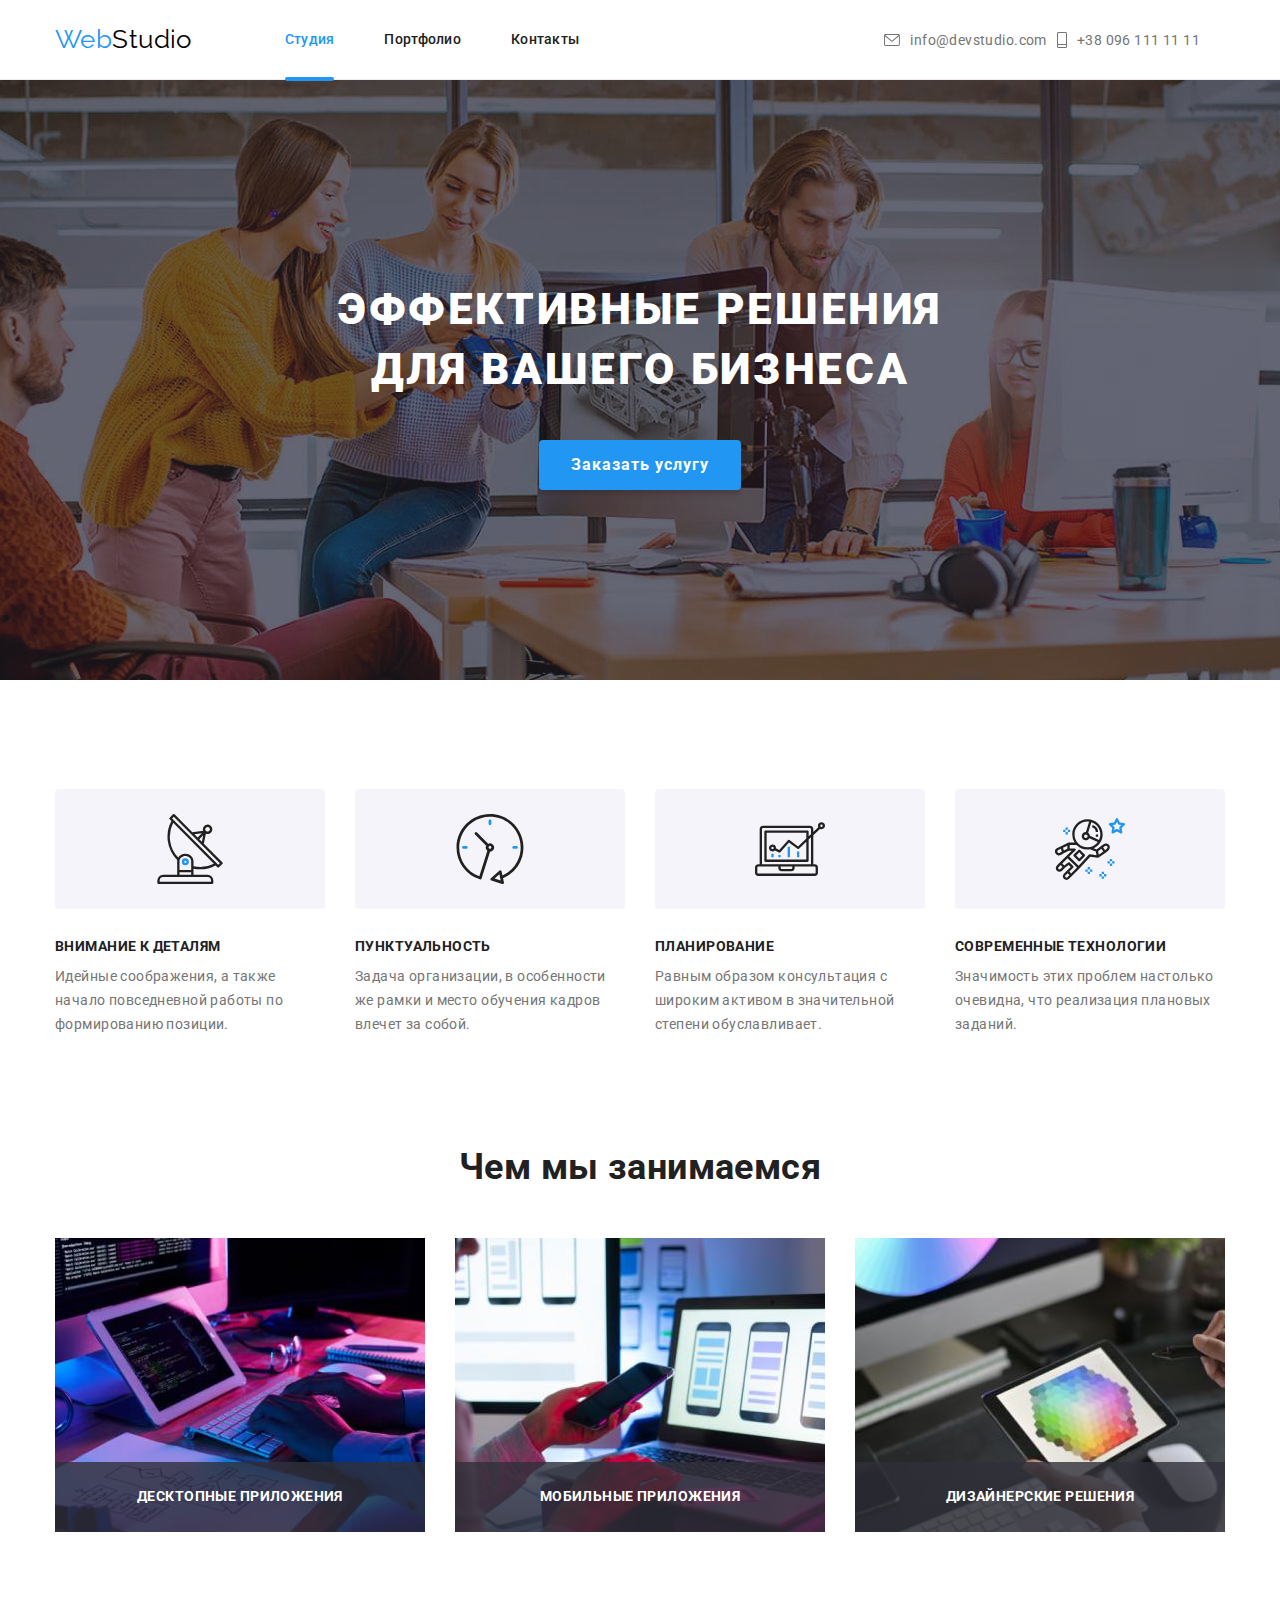
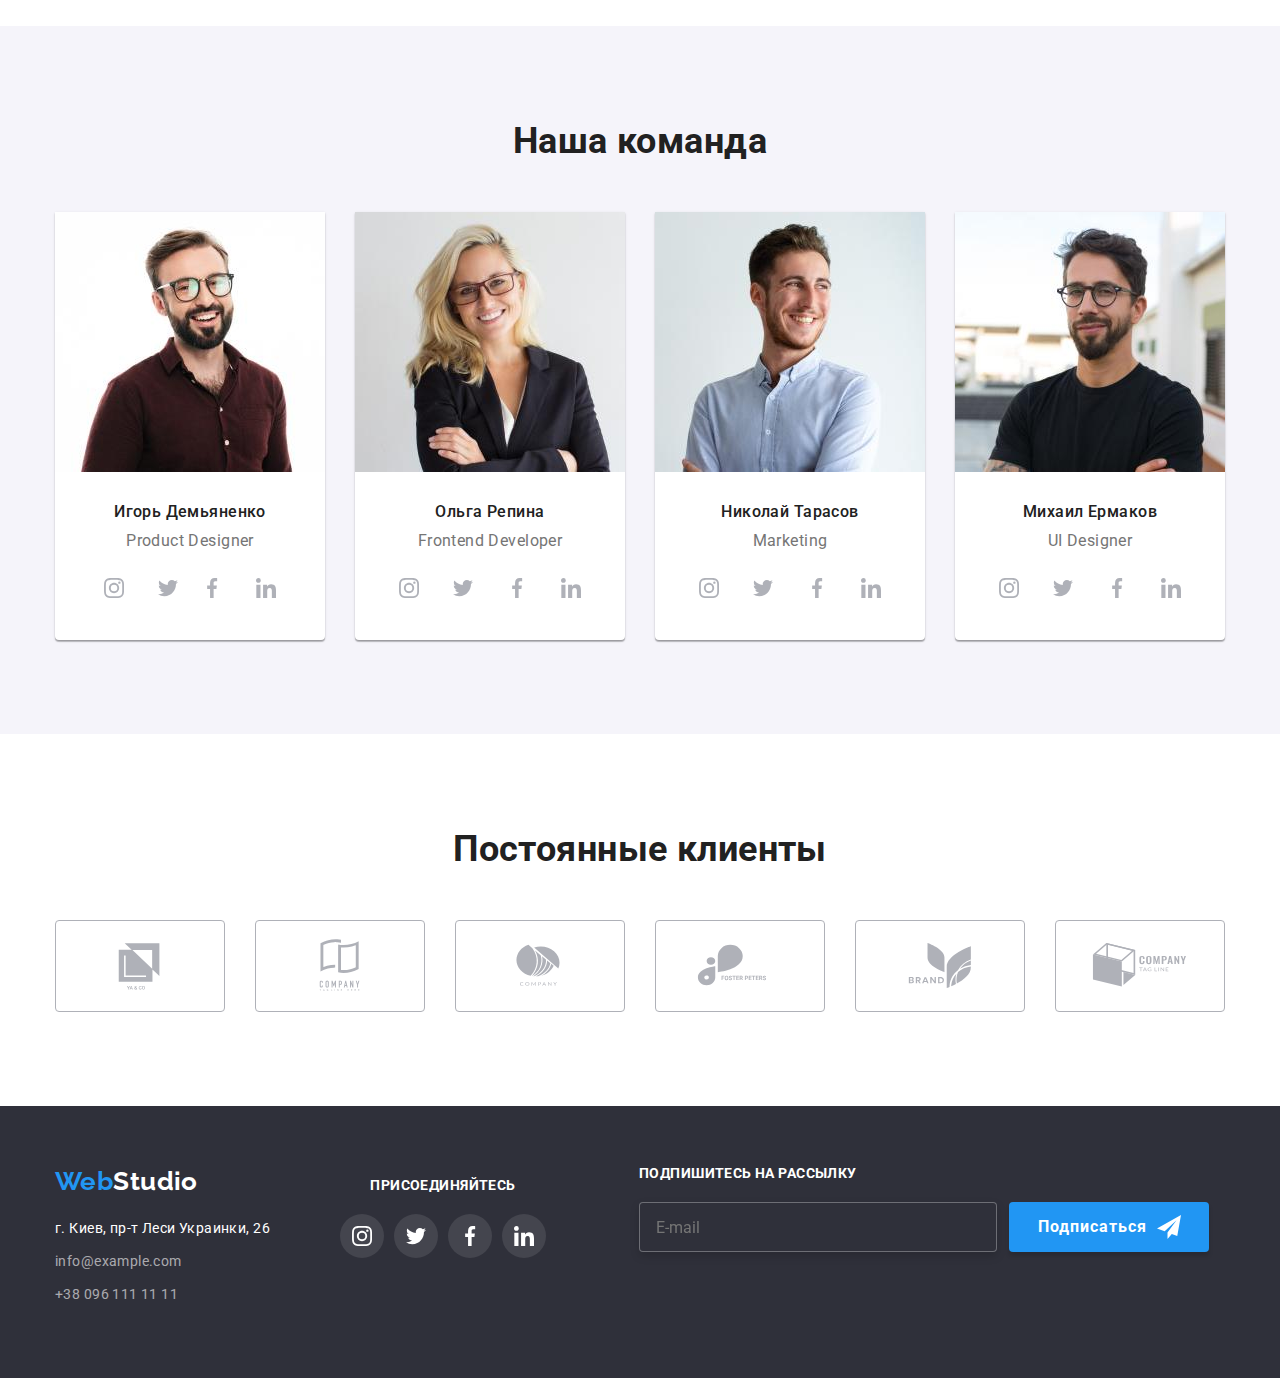
<file: index.html>
<!DOCTYPE html>
<html lang="ru">
  <head>
    <meta charset="UTF-8" />
    <meta http-equiv="X-UA-Compatible" content="IE=edge" />
    <meta name="viewport" content="width=device-width, initial-scale=1.0" />
    <title>WebStudio</title>
    <link
      href="https://fonts.googleapis.com/css2?family=Raleway:wght@700&family=Roboto:wght@400;500;700;900&display=swap"
      rel="stylesheet"
    />
    <link
      rel="stylesheet"
      href="https://cdnjs.cloudflare.com/ajax/libs/modern-normalize/1.1.0/modern-normalize.min.css"
    />
    <link rel="stylesheet" href="./css/main.min.css" />
  </head>

  <body>
    <header class="page-header">
      <div class="container">
        <nav class="main-nav__thumb">
          <a href="./index.html" class="logo"
            ><span class="logo__text">Web</span>Studio</a
          >
          <button type="button" class="menu-open">
            <svg
              class="menu__icon"
              width="24"
              height="16"
              aria-label="переключатель мобильного меню"
            >
              <use class="icon-menu" href="./images/icons.svg#menu"></use>
            </svg>
          </button>
          <div class="mobi-menu is-hidden">
            <div class="mobi-menu__container">
              <button type="button" class="menu-close">
                <svg
                  class="menu__icon"
                  width="19"
                  height="19"
                  aria-label="переключатель мобильного меню"
                >
                  <use
                    class="icon-menu"
                    href="./images/icons.svg#close-menu"
                  ></use>
                </svg>
              </button>
            </div>
            <div class="mobi-menu__contacts">
              <ul class="site-nav">
                <li class="site-nav__item">
                  <a
                    href="./index.html"
                    class="site-nav__link site-nav__link--current"
                    >Студия</a
                  >
                </li>
                <li class="site-nav__item">
                  <a href="./portfolio.html" class="site-nav__link"
                    >Портфолио</a
                  >
                </li>
                <li class="site-nav__item">
                  <a href="" class="site-nav__link">Контакты</a>
                </li>
              </ul>
              <div class="contakt-thumb">
                <ul class="auth-nav">
                  <li class="auth-nav__item">
                    <a
                      href="tel:+380961111111"
                      class="auth-nav__link auth-nav__link-tel"
                    >
                      <svg class="auth-nav__icon" width="10" height="16">
                        <use href="./images/icons.svg#telephon"></use>
                      </svg>
                      +38 096 111 11 11</a
                    >
                  </li>

                  <li class="auth-nav__item">
                    <a
                      href="mailto:info@devstudio.com"
                      class="auth-nav__link auth-nav__link-mail"
                    >
                      <svg class="auth-nav__icon" width="16" height="12">
                        <use href="./images/icons.svg#envelope"></use>
                      </svg>
                      info@devstudio.com
                    </a>
                  </li>
                </ul>
                <div class="header-social">
                  <ul class="header-social__block">
                    <li class="header-social__item">Instagram</li>
                    <li class="header-social__item">Twitter</li>
                    <li class="header-social__item">Facebook</li>
                    <li class="header-social__item">LinkedIn</li>
                  </ul>
                </div>
              </div>
            </div>
          </div>
        </nav>
      </div>
    </header>

    <main>
      <section class="hero">
        <div class="conteiner">
          <h1 class="hero__title">Эффективные решения для вашего бизнеса</h1>
          <button data-modal-open type="button" class="hero__btn">
            Заказать услугу
          </button>
        </div>
      </section>
      <div data-modal class="backdrop is-hidden">
        <div class="modal">
          <div class="modal-close">
            <button data-modal-close class="modal-close__btn">
              <svg width="14" height="14">
                <use href="./images/icons.svg#close"></use>
              </svg>
            </button>
          </div>

          <div class="form-box">
            <form class="form">
              <p class="form__title">Оставьте свои данные, мы вам перезвоним</p>
              <div class="form__field">
                <label for="name" class="form__label">Имя</label>
                <input type="text" name="name" id="name" class="form__input" />
                <div class="form__icons">
                  <svg width="18" height="18">
                    <use href="./images/icons.svg#person-black"></use>
                  </svg>
                </div>
              </div>

              <div class="form__field">
                <label for="tel" class="form__label">Телефон</label>
                <input type="tel" name="tel" id="tel" class="form__input" />
                <div class="form__icons">
                  <svg width="18" height="18">
                    <use href="./images/icons.svg#phone"></use>
                  </svg>
                </div>
              </div>

              <div class="form__field">
                <label for="mail" class="form__label">Почта</label>
                <input type="email" name="mail" id="mail" class="form__input" />
                <div class="form__icons">
                  <svg width="18" height="18">
                    <use href="./images/icons.svg#email-black"></use>
                  </svg>
                </div>
              </div>

              <div class="form__field">
                <label for="comment" class="form__label">Комментарий</label>
                <textarea
                  class="form__input form__input--textarea"
                  name="comment"
                  id="comment"
                  placeholder="Введите текст"
                ></textarea>
              </div>

              <div class="form-check">
                <input
                  class="form-check__input"
                  type="checkbox"
                  name=""
                  id="check"
                  value="Соглашаюсь с рассылкой и принимаю"
                />
                <div class="check-icon">
                  <svg class="check-icon__black" width="16" height="15">
                    <use href="./images/icons.svg#check-form"></use>
                  </svg>
                  <svg class="check-icon__blue" width="16" height="15">
                    <use href="./images/icons.svg#check"></use>
                  </svg>
                </div>
                <label class="check-title" for="check"
                  >Соглашаюсь с рассылкой и принимаю
                  <a href="" class="check-icon__link">Условия договора</a>
                </label>
              </div>

              <div class="modal-send">
                <button type="submit" class="modal-send__btn">Отправить</button>
              </div>
            </form>
          </div>
        </div>
      </div>

      <section class="section advantage">
        <div class="container">
          <h2 class="visually-hidden">Наши преимущества</h2>
          <ul class="advantage-block">
            <li class="advantage-block__item">
              <div class="advantage-block__icon">
                <svg width="70" height="70">
                  <use href="./images/icons.svg#antenna"></use>
                </svg>
              </div>
              <h3 class="advantage-title">Внимание к деталям</h3>
              <p class="advantage-title__text">
                Идейные соображения, а также начало повседневной работы по
                формированию позиции.
              </p>
            </li>
            <li class="advantage-block__item">
              <div class="advantage-block__icon">
                <svg width="70" height="70">
                  <use href="./images/icons.svg#clock"></use>
                </svg>
              </div>
              <h3 class="advantage-title">Пунктуальность</h3>
              <p class="advantage-title__text">
                Задача организации, в особенности же рамки и место обучения
                кадров влечет за собой.
              </p>
            </li>
            <li class="advantage-block__item">
              <div class="advantage-block__icon">
                <svg width="70" height="70">
                  <use
                    href="./images/icons.svg#diagram"
                    width="70px"
                    height="70px"
                  ></use>
                </svg>
              </div>
              <h3 class="advantage-title">Планирование</h3>
              <p class="advantage-title__text">
                Равным образом консультация с широким активом в значительной
                степени обуславливает.
              </p>
            </li>
            <li class="advantage-block__item">
              <div class="advantage-block__icon">
                <svg width="70" height="70">
                  <use href="./images/icons.svg#astronaut"></use>
                </svg>
              </div>
              <h3 class="advantage-title">Современные технологии</h3>
              <p class="advantage-title__text">
                Значимость этих проблем настолько очевидна, что реализация
                плановых заданий.
              </p>
            </li>
          </ul>
        </div>
      </section>

      <section class="section development">
        <div class="container">
          <h2 class="section-title">Чем мы занимаемся</h2>
          <ul class="development__pictures">
            <li class="development__item">
              <img
                src="./images/development.jpeg"
                alt="разробокта"
                width="370"
                height="294"
              />
              <p class="development__name">Десктопные приложения</p>
            </li>
            <li class="development__item">
              <img
                src="./images/design.jpeg"
                alt="дизайн"
                width="370"
                height="294"
              />
              <p class="development__name">Мобильные приложения</p>
            </li>
            <li class="development__item">
              <img
                src="./images/creative.jpeg"
                alt="кревтив"
                width="370"
                height="294"
              />
              <p class="development__name">Дизайнерские решения</p>
            </li>
          </ul>
        </div>
      </section>

      <section class="section team-block">
        <div class="container">
          <h2 class="section-title">Наша команда</h2>
          <ul class="team">
            <li class="team__item">
              <picture>
                <source
                  srcset="
                    ./images/team/ihor450.jpeg   1x,
                    ./images/team/ihor4502x.jpeg 2x
                  "
                  media="(max-width: 767px)"
                />
                <source
                  srcset="
                    ./images/team/ihor270.jpeg   1x,
                    ./images/team/ihor2702x.jpeg 2x
                  "
                  media="(min-width: 1200px)"
                />
                <source
                  srcset="
                    ./images/team/ihor354.jpeg   1x,
                    ./images/team/ihor3542x.jpeg 2x
                  "
                  media="(min-width: 768px)"
                />

                <img src="./images/team/ihor354.jpeg" alt="proddesigner" />
              </picture>

              <h3 class="team__title">Игорь Демьяненко</h3>
              <p class="team__position">Product Designer</p>
              <ul class="team-socials">
                <li class="team-socials__icon">
                  <a href="" class="team-socials__link">
                    <svg width="20" height="20">
                      <use href="./images/icons.svg#instagram"></use>
                    </svg>
                  </a>
                </li>
                <li class="team-socials__icons">
                  <a href="" class="team-socials__link">
                    <svg width="20" height="20">
                      <use href="./images/icons.svg#twitter"></use>
                    </svg>
                  </a>
                </li>
                <li class="team-socials__icon">
                  <a href="" class="team-socials__link">
                    <svg class="icon-soc insta" width="20px" height="20px">
                      <use href="./images/icons.svg#facebook"></use>
                    </svg>
                  </a>
                </li>
                <li class="team-socials__icon">
                  <a href="" class="team-socials__link">
                    <svg class="icon-soc insta" width="20px" height="20px">
                      <use href="./images/icons.svg#linkedin"></use>
                    </svg>
                  </a>
                </li>
              </ul>
            </li>
            <li class="team__item">
              <picture>
                <source
                  srcset="
                    ./images/team/olga450.jpeg   1x,
                    ./images/team/olga4502x.jpeg 2x
                  "
                  media="(max-width: 767px)"
                />
                <source
                  srcset="
                    ./images/team/olga270.jpeg   1x,
                    ./images/team/olga2702x.jpeg 2x
                  "
                  media="(min-width: 1200px)"
                />
                <source
                  srcset="
                    ./images/team/olga354.jpeg   1x,
                    ./images/team/olga3542x.jpeg 2x
                  "
                  media="(min-width: 768px)"
                />

                <img src="./images/team/olga354.jpeg" alt="proddesigner" />
              </picture>
              <h3 class="team__title">Ольга Репина</h3>
              <p class="team__position">Frontend Developer</p>
              <ul class="team-socials">
                <li class="team-socials__icon">
                  <a href="" class="team-socials__link">
                    <svg class="icon-soc insta" width="20px" height="20px">
                      <use href="./images/icons.svg#instagram"></use>
                    </svg>
                  </a>
                </li>
                <li class="team-socials__icon">
                  <a href="" class="team-socials__link">
                    <svg class="icon-soc insta" width="20px" height="20px">
                      <use href="./images/icons.svg#twitter"></use>
                    </svg>
                  </a>
                </li>
                <li class="team-socials__icon">
                  <a href="" class="team-socials__link">
                    <svg class="icon-soc insta" width="20px" height="20px">
                      <use href="./images/icons.svg#facebook"></use>
                    </svg>
                  </a>
                </li>
                <li class="team-socials__icon">
                  <a href="" class="team-socials__link">
                    <svg class="icon-soc insta" width="20px" height="20px">
                      <use href="./images/icons.svg#linkedin"></use>
                    </svg>
                  </a>
                </li>
              </ul>
            </li>

            <li class="team__item">
              <picture>
                <source
                  srcset="
                    ./images/team/nikolay450.jpeg   1x,
                    ./images/team/nikolay4502x.jpeg 2x
                  "
                  media="(max-width: 767px)"
                />
                <source
                  srcset="
                    ./images/team/nikolay270.jpeg   1x,
                    ./images/team/nikolay2702x.jpeg 2x
                  "
                  media="(min-width: 1200px)"
                />
                <source
                  srcset="
                    ./images/team/nikolay354.jpeg   1x,
                    ./images/team/nikolay3542x.jpeg 2x
                  "
                  media="(min-width: 768px)"
                />

                <img src="./images/team/nikolay354.jpeg" alt="proddesigner" />
              </picture>

              <h3 class="team__title">Николай Тарасов</h3>
              <p class="team__position">Marketing</p>
              <ul class="team-socials">
                <li class="team-socials__icon">
                  <a href="" class="team-socials__link">
                    <svg class="icon-soc insta" width="20px" height="20px">
                      <use href="./images/icons.svg#instagram"></use>
                    </svg>
                  </a>
                </li>
                <li class="team-socials__icon">
                  <a href="" class="team-socials__link">
                    <svg class="icon-soc insta" width="20px" height="20px">
                      <use href="./images/icons.svg#twitter"></use>
                    </svg>
                  </a>
                </li>
                <li class="team-socials__icon">
                  <a href="" class="team-socials__link">
                    <svg class="icon-soc insta" width="20px" height="20px">
                      <use href="./images/icons.svg#facebook"></use>
                    </svg>
                  </a>
                </li>
                <li class="team-socials__icon">
                  <a href="" class="team-socials__link">
                    <svg class="icon-soc insta" width="20px" height="20px">
                      <use href="./images/icons.svg#linkedin"></use>
                    </svg>
                  </a>
                </li>
              </ul>
            </li>
            <li class="team__item">
              <picture>
                <source
                  srcset="
                    ./images/team/michael450.jpeg   1x,
                    ./images/team/michael4502x.jpeg 2x
                  "
                  media="(max-width: 767px)"
                />
                <source
                  srcset="
                    ./images/team/michael270.jpeg   1x,
                    ./images/team/michael2702x.jpeg 2x
                  "
                  media="(min-width: 1200px)"
                />
                <source
                  srcset="
                    ./images/team/michael354.jpeg   1x,
                    ./images/team/michael3542x.jpeg 2x
                  "
                  media="(min-width: 768px)"
                />

                <img src="./images/team/michael354.jpeg" alt="proddesigner" />
              </picture>

              <h3 class="team__title">Михаил Ермаков</h3>
              <p class="team__position">UI Designer</p>
              <ul class="team-socials">
                <li class="team-socials__icon">
                  <a href="" class="team-socials__link">
                    <svg class="icon-soc insta" width="20px" height="20px">
                      <use href="./images/icons.svg#instagram"></use>
                    </svg>
                  </a>
                </li>
                <li class="team-socials__icon">
                  <a href="" class="team-socials__link">
                    <svg class="icon-soc insta" width="20px" height="20px">
                      <use href="./images/icons.svg#twitter"></use>
                    </svg>
                  </a>
                </li>
                <li class="team-socials__icon">
                  <a href="" class="team-socials__link">
                    <svg class="icon-soc insta" width="20px" height="20px">
                      <use href="./images/icons.svg#facebook"></use>
                    </svg>
                  </a>
                </li>
                <li class="team-socials__icon">
                  <a href="" class="team-socials__link">
                    <svg class="icon-soc insta" width="20px" height="20px">
                      <use href="./images/icons.svg#linkedin"></use>
                    </svg>
                  </a>
                </li>
              </ul>
            </li>
          </ul>
        </div>
      </section>
      <section class="section company">
        <div class="container">
          <h2 class="section-title">Постоянные клиенты</h2>
          <ul class="company-block">
            <li class="company-block__item">
              <a href="" class="company-block__link">
                <svg class="icon-company" width="106px" height="60px">
                  <use href="./images/icons.svg#yago"></use>
                </svg>
              </a>
            </li>
            <li class="company-block__item">
              <a href="" class="company-block__link">
                <svg class="icon-company" width="106" height="60">
                  <use href="./images/icons.svg#tagline"></use>
                </svg>
              </a>
            </li>
            <li class="company-block__item">
              <a href="" class="company-block__link">
                <svg class="icon-company" width="106" height="60">
                  <use href="./images/icons.svg#company"></use>
                </svg>
              </a>
            </li>
            <li class="company-block__item">
              <a href="" class="company-block__link">
                <svg class="icon-company" width="106" height="60">
                  <use href="./images/icons.svg#foster"></use>
                </svg>
              </a>
            </li>
            <li class="company-block__item">
              <a href="" class="company-block__link">
                <svg class="icon-company" width="106" height="60">
                  <use href="./images/icons.svg#brand"></use>
                </svg>
              </a>
            </li>
            <li class="company-block__item">
              <a href="" class="company-block__link">
                <svg class="icon-company" width="106" height="60">
                  <use href="./images/icons.svg#tag"></use>
                </svg>
              </a>
            </li>
          </ul>
        </div>
      </section>
    </main>

    <footer class="page-footer">
      <div class="page-footer__container container">
        <div class="addres">
          <div class="addres-thumb">
            <a href="./index.html" class="logo logo--inverse"
              ><span class="logo__text">Web</span>Studio</a
            >
            <address>
              <ul class="footer-nav">
                <li class="footer-nav__item">
                  <a
                    href="https://www.google.com/maps/place/%D0%B1%D1%83%D0%BB.+%D0%9B%D0%B5%D1%81%D0%B8+%D0%A3%D0%BA%D1%80%D0%B0%D0%B8%D0%BD%D0%BA%D0%B8,+26,+%D0%9A%D0%B8%D0%B5%D0%B2,+02000/@50.4265841,30.5361971,17z/data=!3m1!4b1!4m5!3m4!1s0x40d4cf0e033ecbe9:0x57a4dffefec77da0!8m2!3d50.4265807!4d30.5383858"
                    target="_blank"
                    rel="noopener noreferrer nofollow"
                    class="footer-nav__link footer-nav__link--adress"
                    >г. Киев, пр-т Леси Украинки, 26</a
                  >
                </li>

                <li class="footer-nav__item">
                  <a href="mailto:info@example.com" class="footer-nav__link"
                    >info@example.com</a
                  >
                </li>
                <li class="footer-nav__item">
                  <a href="tel:+380961111111" class="footer-nav__link">
                    +38 096 111 11 11</a
                  >
                </li>
              </ul>
            </address>
          </div>
          <div class="socials-nets">
            <p class="socials-nets__title">присоединяйтесь</p>
            <ul class="footer-socials">
              <li class="footer-socials__item">
                <a href="" class="footer-socials__link">
                  <svg class="footer-socials__icon" width="20px" height="20px">
                    <use href="./images/icons.svg#instagram"></use>
                  </svg>
                </a>
              </li>
              <li class="footer-socials__item">
                <a href="" class="footer-socials__link">
                  <svg class="footer-socials__icon" width="20px" height="20px">
                    <use href="./images/icons.svg#twitter"></use>
                  </svg>
                </a>
              </li>
              <li class="footer-socials__item">
                <a href="" class="footer-socials__link">
                  <svg class="footer-socials__icon" width="20px" height="20px">
                    <use href="./images/icons.svg#facebook"></use>
                  </svg>
                </a>
              </li>
              <li class="footer-socials__item">
                <a href="" class="footer-socials__link">
                  <svg class="footer-socials__icon" width="20px" height="20px">
                    <use href="./images/icons.svg#linkedin"></use>
                  </svg>
                </a>
              </li>
            </ul>
          </div>
        </div>

        <div class="footer-subscription">
          <p class="footer-subscription__title">Подпишитесь на рассылку</p>
          <form class="footer-form">
            <div>
              <label for="footer-form__label"></label>
              <input
                class="footer-form__input"
                type="text"
                name="email"
                id="email"
                placeholder="E-mail"
              />
            </div>
            <button type="submit" class="footer-form__btn">
              Подписаться
              <svg class="footer-form__icon" width="24px" height="24px">
                <use href="./images/icons.svg#send"></use>
              </svg>
            </button>
          </form>
        </div>
      </div>
    </footer>
    <script src="./js/modal.js"></script>
    <script defer src="js/mobile-menu.js"></script>
  </body>
</html>
</file>
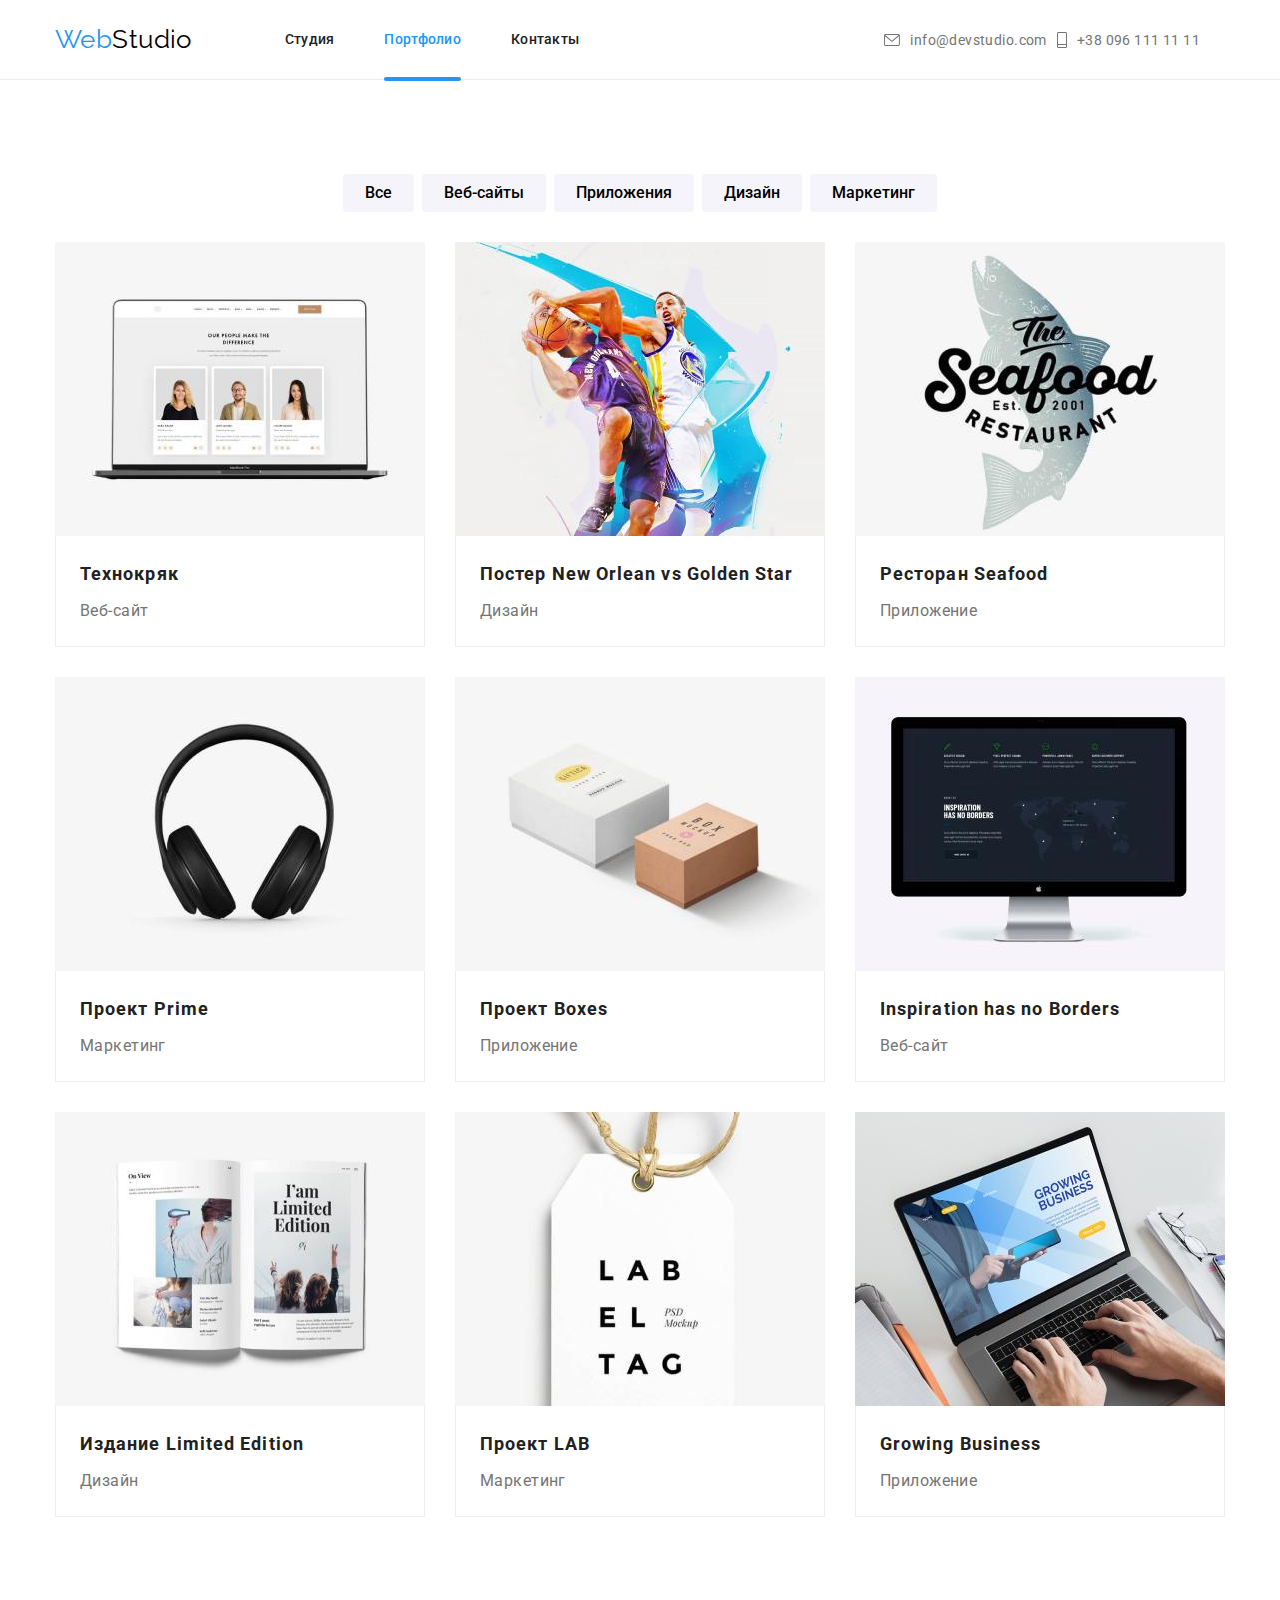
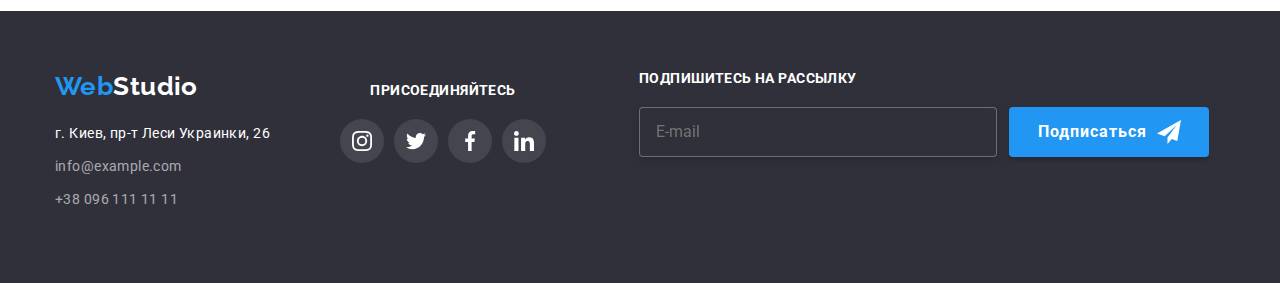
<file: portfolio.html>
<!DOCTYPE html>
<html lang="ru">
  <head>
    <meta charset="UTF-8" />
    <meta http-equiv="X-UA-Compatible" content="IE=edge" />
    <meta name="viewport" content="width=device-width, initial-scale=1.0" />
    <title>portfolio</title>
    <link
      href="https://fonts.googleapis.com/css2?family=Raleway:wght@700&family=Roboto:wght@400;500;700;900&display=swap"
      rel="stylesheet"
    />
    <link
      rel="stylesheet"
      href="https://cdnjs.cloudflare.com/ajax/libs/modern-normalize/1.1.0/modern-normalize.min.css"
    />
    <link rel="stylesheet" href="./css/main.min.css" />
  </head>

  <body>
    <header class="page-header">
      <div class="container">
        <nav class="main-nav__thumb">
          <a href="./index.html" class="logo"
            ><span class="logo__text">Web</span>Studio</a
          >
          <button type="button" class="menu-open">
            <svg
              class="menu__icon"
              width="24"
              height="16"
              aria-label="переключатель мобильного меню"
            >
              <use class="icon-menu" href="./images/icons.svg#menu"></use>
            </svg>
          </button>
          <div class="mobi-menu is-hidden">
            <div class="mobi-menu__container">
              <button type="button" class="menu-close">
                <svg
                  class="menu__icon"
                  width="19"
                  height="19"
                  aria-label="переключатель мобильного меню"
                >
                  <use
                    class="icon-menu"
                    href="./images/icons.svg#close-menu"
                  ></use>
                </svg>
              </button>
            </div>
            <div class="mobi-menu__contacts">
              <ul class="site-nav">
                <li class="site-nav__item">
                  <a href="./index.html" class="site-nav__link">Студия</a>
                </li>
                <li class="site-nav__item">
                  <a
                    href="./portfolio.html"
                    class="site-nav__link site-nav__link--current"
                    >Портфолио</a
                  >
                </li>
                <li class="site-nav__item">
                  <a href="" class="site-nav__link">Контакты</a>
                </li>
              </ul>
              <div class="contakt-thumb">
                <ul class="auth-nav">
                  <li class="auth-nav__item">
                    <a
                      href="tel:+380961111111"
                      class="auth-nav__link auth-nav__link-tel"
                    >
                      <svg class="auth-nav__icon" width="10" height="16">
                        <use href="./images/icons.svg#telephon"></use>
                      </svg>
                      +38 096 111 11 11</a
                    >
                  </li>

                  <li class="auth-nav__item">
                    <a
                      href="mailto:info@devstudio.com"
                      class="auth-nav__link auth-nav__link-mail"
                    >
                      <svg class="auth-nav__icon" width="16" height="12">
                        <use href="./images/icons.svg#envelope"></use>
                      </svg>
                      info@devstudio.com
                    </a>
                  </li>
                </ul>
                <div class="header-social">
                  <ul class="header-social__block">
                    <li class="header-social__item">Instagram</li>
                    <li class="header-social__item">Twitter</li>
                    <li class="header-social__item">Facebook</li>
                    <li class="header-social__item">LinkedIn</li>
                  </ul>
                </div>
              </div>
            </div>
          </div>
        </nav>
      </div>
    </header>
    <main>
      <section>
        <div class="section container">
          <h1 class="visually-hidden">Карточки работ</h1>
          <ul class="filter">
            <li class="filter__item">
              <button type="button" class="filter__btn">Все</button>
            </li>

            <li class="filter__item">
              <button type="button" class="filter__btn">Веб-сайты</button>
            </li>

            <li class="filter__item">
              <button type="button" class="filter__btn">Приложения</button>
            </li>

            <li class="filter__item">
              <button type="button" class="filter__btn">Дизайн</button>
            </li>

            <li class="filter__item">
              <button type="button" class="filter__btn">Маркетинг</button>
            </li>
          </ul>
          <ul class="card-work">
            <li class="card-work__item">
              <a href="" class="card-work__link">
                <div class="card-work__img">
                  <picture>
                    <source
                      srcset="
                        ./images/card/techno450.jpeg   1x,
                        ./images/card/techno4502x.jpeg 2x
                      "
                      media="(max-width: 767px)"
                    />
                    <source
                      srcset="
                        ./images/card/techno370.jpeg   1x,
                        ./images/card/techno3702x.jpeg 2x
                      "
                      media="(min-width: 1200px)"
                    />
                    <source
                      srcset="
                        ./images/card/techno354.jpeg   1x,
                        ./images/card/techno3542x.jpeg 2x
                      "
                      media="(min-width: 768px)"
                    />

                    <img
                      src="./images/card/techno354.jpeg"
                      alt="стрaница сайта"
                    />
                  </picture>

                  <div class="overlay">
                    <p>
                      Ресурс предлагает комплексные предложения с разным уровнем
                      функционала и сервисов. Все это позволит посетителю
                      получить исчерпывающие сведения о компании или частном
                      лице.
                    </p>
                  </div>
                </div>
                <div class="card-content">
                  <h2 class="card-content__title">Технокряк</h2>
                  <p class="card-content__name">Веб-сайт</p>
                </div>
              </a>
            </li>
            <li class="card-work__item">
              <a href="" class="card-work__link">
                <div class="card-work__img">
                  <picture>
                    <source
                      srcset="
                        ./images/card/poster450.jpeg   1x,
                        ./images/card/poster4502x.jpeg 2x
                      "
                      media="(max-width: 767px)"
                    />
                    <source
                      srcset="
                        ./images/card/poster370.jpeg   1x,
                        ./images/card/poster3702x.jpeg 2x
                      "
                      media="(min-width: 1200px)"
                    />
                    <source
                      srcset="
                        ./images/card/poster354.jpeg   1x,
                        ./images/card/poster3542x.jpeg 2x
                      "
                      media="(min-width: 768px)"
                    />

                    <img src="./images/card/poster354.jpeg" alt="баскетбол" />
                  </picture>

                  <div class="overlay">
                    <p>
                      Ресурс предлагает комплексные предложения с разным уровнем
                      функционала и сервисов. Все это позволит посетителю
                      получить исчерпывающие сведения о компании или частном
                      лице.
                    </p>
                  </div>
                </div>
                <div class="card-content">
                  <h2 class="card-content__title">
                    Постер New Orlean vs Golden Star
                  </h2>
                  <p class="card-content__name">Дизайн</p>
                </div>
              </a>
            </li>
            <li class="card-work__item">
              <a href="" class="card-work__link"
                ><div class="card-work__img">
                  <picture>
                    <source
                      srcset="
                        ./images/card/restaurant450.jpeg   1x,
                        ./images/card/restaurant4502x.jpeg 2x
                      "
                      media="(max-width: 767px)"
                    />
                    <source
                      srcset="
                        ./images/card/restaurant370.jpeg   1x,
                        ./images/card/restaurant3702x.jpeg 2x
                      "
                      media="(min-width: 1200px)"
                    />
                    <source
                      srcset="
                        ./images/card/restaurant354.jpeg   1x,
                        ./images/card/restaurant3542x.jpeg 2x
                      "
                      media="(min-width: 768px)"
                    />

                    <img
                      src="./images/card/restaurant354.jpeg"
                      alt="логотип ресторана"
                    />
                  </picture>
                  <div class="overlay">
                    <p>
                      Ресурс предлагает комплексные предложения с разным уровнем
                      функционала и сервисов. Все это позволит посетителю
                      получить исчерпывающие сведения о компании или частном
                      лице.
                    </p>
                  </div>
                </div>
                <div class="card-content">
                  <h2 class="card-content__title">Ресторан Seafood</h2>
                  <p class="card-content__name">Приложение</p>
                </div></a
              >
            </li>
            <li class="card-work__item">
              <a href="" class="card-work__link"
                ><div class="card-work__img">
                  <picture>
                    <source
                      srcset="
                        ./images/card/prime450.jpeg   1x,
                        ./images/card/prime4502x.jpeg 2x
                      "
                      media="(max-width: 767px)"
                    />
                    <source
                      srcset="
                        ./images/card/prime370.jpeg   1x,
                        ./images/card/prime3702x.jpeg 2x
                      "
                      media="(min-width: 1200px)"
                    />
                    <source
                      srcset="
                        ./images/card/prime354.jpeg   1x,
                        ./images/card/prime3542x.jpeg 2x
                      "
                      media="(min-width: 768px)"
                    />

                    <img src="./images/card/prime354.jpeg" alt="наушники" />
                  </picture>

                  <div class="overlay">
                    <p>
                      Ресурс предлагает комплексные предложения с разным уровнем
                      функционала и сервисов. Все это позволит посетителю
                      получить исчерпывающие сведения о компании или частном
                      лице.
                    </p>
                  </div>
                </div>
                <div class="card-content">
                  <h2 class="card-content__title">Проект Prime</h2>
                  <p class="card-content__name">Маркетинг</p>
                </div></a
              >
            </li>
            <li class="card-work__item">
              <a href="" class="card-work__link"
                ><div class="card-work__img">
                  <picture>
                    <source
                      srcset="
                        ./images/card/boxes450.jpeg   1x,
                        ./images/card/boxes4502x.jpeg 2x
                      "
                      media="(max-width: 767px)"
                    />
                    <source
                      srcset="
                        ./images/card/boxes370.jpeg   1x,
                        ./images/card/boxes3702x.jpeg 2x
                      "
                      media="(min-width: 1200px)"
                    />
                    <source
                      srcset="
                        ./images/card/boxes354.jpeg   1x,
                        ./images/card/boxes3542x.jpeg 2x
                      "
                      media="(min-width: 768px)"
                    />

                    <img src="./images/card/boxes354.jpeg" alt="блоки" />
                  </picture>
                  <div class="overlay">
                    <p>
                      Ресурс предлагает комплексные предложения с разным уровнем
                      функционала и сервисов. Все это позволит посетителю
                      получить исчерпывающие сведения о компании или частном
                      лице.
                    </p>
                  </div>
                </div>
                <div class="card-content">
                  <h2 class="card-content__title">Проект Boxes</h2>
                  <p class="card-content__name">Приложение</p>
                </div></a
              >
            </li>
            <li class="card-work__item">
              <a href="" class="card-work__link"
                ><div class="card-work__img">
                  <picture>
                    <source
                      srcset="
                        ./images/card/inspiration450.jpeg   1x,
                        ./images/card/inspiration4502x.jpeg 2x
                      "
                      media="(max-width: 767px)"
                    />
                    <source
                      srcset="
                        ./images/card/inspiration370.jpeg   1x,
                        ./images/card/inspiration3702x.jpeg 2x
                      "
                      media="(min-width: 1200px)"
                    />
                    <source
                      srcset="
                        ./images/card/inspiration354.jpeg   1x,
                        ./images/card/inspiration3542x.jpeg 2x
                      "
                      media="(min-width: 768px)"
                    />

                    <img
                      src="./images/card/inspiration354.jpeg"
                      alt="монитор"
                    />
                  </picture>

                  <div class="overlay">
                    <p>
                      Ресурс предлагает комплексные предложения с разным уровнем
                      функционала и сервисов. Все это позволит посетителю
                      получить исчерпывающие сведения о компании или частном
                      лице.
                    </p>
                  </div>
                </div>
                <div class="card-content">
                  <h2 class="card-content__title">
                    Inspiration has no Borders
                  </h2>
                  <p class="card-content__name">Веб-сайт</p>
                </div></a
              >
            </li>
            <li class="card-work__item">
              <a href="" class="card-work__link"
                ><div class="card-work__img">
                  <picture>
                    <source
                      srcset="
                        ./images/card/edition450.jpeg   1x,
                        ./images/card/edition4502x.jpeg 2x
                      "
                      media="(max-width: 767px)"
                    />
                    <source
                      srcset="
                        ./images/card/edition370.jpeg   1x,
                        ./images/card/edition3702x.jpeg 2x
                      "
                      media="(min-width: 1200px)"
                    />
                    <source
                      srcset="
                        ./images/card/edition354.jpeg   1x,
                        ./images/card/edition3542x.jpeg 2x
                      "
                      media="(min-width: 768px)"
                    />

                    <img src="./images/card/edition354.jpeg" alt="книга" />
                  </picture>

                  <div class="overlay">
                    <p>
                      Ресурс предлагает комплексные предложения с разным уровнем
                      функционала и сервисов. Все это позволит посетителю
                      получить исчерпывающие сведения о компании или частном
                      лице.
                    </p>
                  </div>
                </div>
                <div class="card-content">
                  <h2 class="card-content__title">Издание Limited Edition</h2>
                  <p class="card-content__name">Дизайн</p>
                </div></a
              >
            </li>
            <li class="card-work__item">
              <a href="" class="card-work__link"
                ><div class="card-work__img">
                  <picture>
                    <source
                      srcset="
                        ./images/card/projeck450.jpeg   1x,
                        ./images/card/projeck4502x.jpeg 2x
                      "
                      media="(max-width: 767px)"
                    />
                    <source
                      srcset="
                        ./images/card/projeck370.jpeg   1x,
                        ./images/card/projeck3702x.jpeg 2x
                      "
                      media="(min-width: 1200px)"
                    />
                    <source
                      srcset="
                        ./images/card/projeck354.jpeg   1x,
                        ./images/card/projeck3542x.jpeg 2x
                      "
                      media="(min-width: 768px)"
                    />

                    <img src="./images/card/projeck354.jpeg" alt="лейба" />
                  </picture>

                  <div class="overlay">
                    <p>
                      Ресурс предлагает комплексные предложения с разным уровнем
                      функционала и сервисов. Все это позволит посетителю
                      получить исчерпывающие сведения о компании или частном
                      лице.
                    </p>
                  </div>
                </div>
                <div class="card-content">
                  <h2 class="card-content__title">Проект LAB</h2>
                  <p class="card-content__name">Маркетинг</p>
                </div></a
              >
            </li>
            <li class="card-work__item">
              <a href="" class="card-work__link"
                ><div class="card-work__img">
                  <picture>
                    <source
                      srcset="
                        ./images/card/business450.jpeg   1x,
                        ./images/card/business4502x.jpeg 2x
                      "
                      media="(max-width: 767px)"
                    />
                    <source
                      srcset="
                        ./images/card/business370.jpeg   1x,
                        ./images/card/business3702x.jpeg 2x
                      "
                      media="(min-width: 1200px)"
                    />
                    <source
                      srcset="
                        ./images/card/business354.jpeg   1x,
                        ./images/card/business3542x.jpeg 2x
                      "
                      media="(min-width: 768px)"
                    />

                    <img src="./images/card/projeck354.jpeg" alt="ноутбук" />
                  </picture>
                  <div class="overlay">
                    <p>
                      Ресурс предлагает комплексные предложения с разным уровнем
                      функционала и сервисов. Все это позволит посетителю
                      получить исчерпывающие сведения о компании или частном
                      лице.
                    </p>
                  </div>
                </div>
                <div class="card-content">
                  <h2 class="card-content__title">Growing Business</h2>
                  <p class="card-content__name">Приложение</p>
                </div>
              </a>
            </li>
          </ul>
        </div>
      </section>
    </main>

    <footer class="page-footer">
      <div class="page-footer__container container">
        <div class="addres">
          <div class="addres-thumb">
            <a href="./index.html" class="logo logo--inverse"
              ><span class="logo__text">Web</span>Studio</a
            >
            <address>
              <ul class="footer-nav">
                <li class="footer-nav__item">
                  <a
                    href="https://www.google.com/maps/place/%D0%B1%D1%83%D0%BB.+%D0%9B%D0%B5%D1%81%D0%B8+%D0%A3%D0%BA%D1%80%D0%B0%D0%B8%D0%BD%D0%BA%D0%B8,+26,+%D0%9A%D0%B8%D0%B5%D0%B2,+02000/@50.4265841,30.5361971,17z/data=!3m1!4b1!4m5!3m4!1s0x40d4cf0e033ecbe9:0x57a4dffefec77da0!8m2!3d50.4265807!4d30.5383858"
                    target="_blank"
                    rel="noopener noreferrer nofollow"
                    class="footer-nav__link footer-nav__link--adress"
                    >г. Киев, пр-т Леси Украинки, 26</a
                  >
                </li>

                <li class="footer-nav__item">
                  <a href="mailto:info@example.com" class="footer-nav__link"
                    >info@example.com</a
                  >
                </li>
                <li class="footer-nav__item">
                  <a href="tel:+380961111111" class="footer-nav__link">
                    +38 096 111 11 11</a
                  >
                </li>
              </ul>
            </address>
          </div>
          <div class="socials-nets">
            <p class="socials-nets__title">присоединяйтесь</p>
            <ul class="footer-socials">
              <li class="footer-socials__item">
                <a href="" class="footer-socials__link">
                  <svg class="footer-socials__icon" width="20px" height="20px">
                    <use href="./images/icons.svg#instagram"></use>
                  </svg>
                </a>
              </li>
              <li class="footer-socials__item">
                <a href="" class="footer-socials__link">
                  <svg class="footer-socials__icon" width="20px" height="20px">
                    <use href="./images/icons.svg#twitter"></use>
                  </svg>
                </a>
              </li>
              <li class="footer-socials__item">
                <a href="" class="footer-socials__link">
                  <svg class="footer-socials__icon" width="20px" height="20px">
                    <use href="./images/icons.svg#facebook"></use>
                  </svg>
                </a>
              </li>
              <li class="footer-socials__item">
                <a href="" class="footer-socials__link">
                  <svg class="footer-socials__icon" width="20px" height="20px">
                    <use href="./images/icons.svg#linkedin"></use>
                  </svg>
                </a>
              </li>
            </ul>
          </div>
        </div>

        <div class="footer-subscription">
          <p class="footer-subscription__title">Подпишитесь на рассылку</p>
          <form class="footer-form">
            <div>
              <label for="footer-form__label"></label>
              <input
                class="footer-form__input"
                type="text"
                name="email"
                id="email"
                placeholder="E-mail"
              />
            </div>
            <button type="submit" class="footer-form__btn">
              Подписаться
              <svg class="footer-form__icon" width="24px" height="24px">
                <use href="./images/icons.svg#send"></use>
              </svg>
            </button>
          </form>
        </div>
      </div>
    </footer>
    <script defer src="js/mobile-menu.js"></script>
  </body>
</html>
</file>
<file: css/main.min.css>
body{background-color:#fff;color:#757575;font-family:Roboto,sans-serif;letter-spacing:.03em;font-size:14px}a{text-decoration:none}ul{list-style:none}h1,h2,h3,ul,p,li{padding:0;margin:0}img{display:block;max-width:100%;height:auto}.container{margin-left:auto;margin-right:auto;padding-left:15px;padding-right:15px}@media screen and (min-width: 480px){.container{width:480px}}@media screen and (min-width: 768px){.container{width:768px}}@media screen and (min-width: 1200px){.container{width:1200px}}main{background-color:#fff}.section{padding-top:60px;padding-bottom:60px}@media screen and (min-width: 1200px){.section{padding-top:94px;padding-bottom:94px}}.section-title{margin-bottom:50px;color:#212121;font-weight:700;font-size:36px;line-height:1.17;text-align:center}.visually-hidden{position:absolute;width:1px;height:1px;margin:-1px;border:0;padding:0;white-space:nowrap;-webkit-clip-path:inset(100%);clip-path:inset(100%);clip:rect(0 0 0 0);overflow:hidden}.page-header{position:relative;background-color:#fff;border-bottom:1px solid #ececec;height:60px}@media screen and (max-width: 767px){.page-header .container{padding-top:16px}}@media screen and (min-width: 768px){.page-header{height:80px}}.logo{color:#000;font-family:Raleway,sans-serif;font-size:26px;line-height:1.2}.logo__text{color:#2196f3;text-decoration:none}.logo--inverse{display:block;margin-bottom:20px;color:#fff;font-family:Raleway,sans-serif;font-weight:700;font-size:26px;line-height:1.2}@media screen and (max-width: 767px){.main-nav__thumb{display:-webkit-box;display:-ms-flexbox;display:flex;-webkit-box-align:center;-ms-flex-align:center;align-items:center;-webkit-box-pack:justify;-ms-flex-pack:justify;justify-content:space-between;width:100%}}@media screen and (min-width: 768px){.main-nav__thumb{display:-webkit-box;display:-ms-flexbox;display:flex;-webkit-box-align:center;-ms-flex-align:center;align-items:center;-webkit-box-pack:justify;-ms-flex-pack:justify;justify-content:space-between}}@media screen and (min-width: 1200px){.main-nav__thumb{-webkit-box-pack:start;-ms-flex-pack:start;justify-content:flex-start}}@media screen and (max-width: 767px){.mobi-menu{padding-top:21px;padding-left:40px;padding-right:25px;position:absolute;position:fixed;top:0;left:0;width:100%;height:100vh;background-color:#fff;z-index:1000}}@media screen and (min-width: 768px){.mobi-menu{display:-webkit-box;display:-ms-flexbox;display:flex;-webkit-box-pack:justify;-ms-flex-pack:justify;justify-content:space-between}}.menu-open,.menu-close{display:-webkit-inline-box;display:-ms-inline-flexbox;display:inline-flex;margin:0;padding:0;border:none;background-color:rgba(0,0,0,0);cursor:pointer}@media screen and (min-width: 768px){.menu-open,.menu-close{display:none}}.menu__icon{fill:#212121;-webkit-transition:color 250ms cubic-bezier(0.4, 0, 0.2, 1);transition:color 250ms cubic-bezier(0.4, 0, 0.2, 1)}.menu__icon:hover,.menu__icon:focus{fill:#2196f3}@media screen and (max-width: 767px){.mobi-menu.is-hidden{visibility:hidden;opacity:0;pointer-events:none}}@media screen and (max-width: 767px){.mobi-menu__container{width:100%;padding-left:40px;display:-webkit-inline-box;display:-ms-inline-flexbox;display:inline-flex;-webkit-box-pack:end;-ms-flex-pack:end;justify-content:flex-end}}@media screen and (max-width: 767px){.mobi-menu__contacts{height:90%;display:-webkit-box;display:-ms-flexbox;display:flex;-webkit-box-orient:vertical;-webkit-box-direction:normal;-ms-flex-direction:column;flex-direction:column;-webkit-box-pack:justify;-ms-flex-pack:justify;justify-content:space-between}}@media screen and (min-width: 768px){.mobi-menu__contacts{display:-webkit-box;display:-ms-flexbox;display:flex}}@media screen and (min-width: 768px){.site-nav{margin-right:84px}}@media screen and (min-width: 1200px){.site-nav{margin:0 0 0 93px}}@media screen and (min-width: 768px){.contakt-thumb{display:-webkit-box;display:-ms-flexbox;display:flex;-webkit-box-align:center;-ms-flex-align:center;align-items:center}}@media screen and (min-width: 1200px){.contakt-thumb{margin-left:305px}}@media screen and (min-width: 768px){.auth-nav{display:-webkit-box;display:-ms-flexbox;display:flex;-webkit-box-orient:vertical;-webkit-box-direction:reverse;-ms-flex-direction:column-reverse;flex-direction:column-reverse}}@media screen and (min-width: 1200px){.auth-nav{display:-webkit-box;display:-ms-flexbox;display:flex;-webkit-box-orient:horizontal;-webkit-box-direction:reverse;-ms-flex-direction:row-reverse;flex-direction:row-reverse}}@media screen and (max-width: 767px){.site-nav__item:not(:last-child),.auth-nav__item:not(:last-child){margin-bottom:32px}}@media screen and (min-width: 767px){.auth-nav__item:not(:last-child){margin-top:10px}}@media screen and (min-width: 1200px){.auth-nav__item:not(:last-child){margin-top:0;margin-left:10px}}@media screen and (max-width: 767px){.header-social__block{display:-webkit-box;display:-ms-flexbox;display:flex;-ms-flex-wrap:wrap;flex-wrap:wrap;margin-top:64px}}.header-social__item{font-weight:500;font-size:18px;line-height:1,22;letter-spacing:.02em;color:#2196f3}.header-social__item:not(:last-child){border-right:1px solid rgba(33,33,33,.2);padding-right:10px;margin-right:10px}@media screen and (min-width: 768px){.header-social__item{display:none}}.site-nav__link{color:#212121;-webkit-transition:color 250ms cubic-bezier(0.4, 0, 0.2, 1);transition:color 250ms cubic-bezier(0.4, 0, 0.2, 1)}@media screen and (max-width: 767px){.site-nav__link{font-weight:500;font-size:40px;line-height:1.17;letter-spacing:.02em;color:#212121}}@media screen and (min-width: 768px){.site-nav__link{display:block;padding-bottom:32px;padding-top:32px;display:-webkit-inline-box;display:-ms-inline-flexbox;display:inline-flex}}.site-nav__link:hover,.site-nav__link:focus{color:#2196f3}@media screen and (min-width: 768px){.site-nav{display:-webkit-box;display:-ms-flexbox;display:flex;padding-left:0;font-weight:500;line-height:1.14;letter-spacing:.02em}.site-nav__item:not(:last-child){margin-right:50px}}.auth-nav__link{color:#757575}@media screen and (min-width: 768px){.auth-nav__link{display:-webkit-box;display:-ms-flexbox;display:flex;-webkit-box-align:center;-ms-flex-align:center;align-items:center}}.auth-nav__link:hover,.auth-nav__link:focus{color:#2196f3}.auth-nav__link:hover .auth-nav__icon,.auth-nav__link:focus .auth-nav__icon{fill:#2196f3}@media screen and (max-width: 767px){.auth-nav__link-tel{font-weight:500;font-size:34px;line-height:1.17;letter-spacing:.02em;color:#2196f3}}@media screen and (max-width: 767px){.auth-nav__link-mail{font-weight:500;font-size:24px;line-height:1.16;letter-spacing:.02em;color:#757575}}.auth-nav__icon{display:none}@media screen and (min-width: 768px){.auth-nav__icon{display:block;fill:#757575;margin-right:10px;-webkit-transition:fill 250ms cubic-bezier(0.4, 0, 0.2, 1);transition:fill 250ms cubic-bezier(0.4, 0, 0.2, 1)}}.site-nav__link--current{color:#2196f3}@media screen and (min-width: 768px){.site-nav__link--current{position:relative;color:#2196f3}.site-nav__link--current:after{content:"";position:absolute;bottom:-1px;width:100%;height:4px;background-color:#2196f3;border-radius:2px}}.hero{padding:118px 0;height:400px;margin-left:auto;margin-right:auto;background-color:#2f303a;background-image:-webkit-gradient(linear, left top, right top, from(rgba(47, 48, 58, 0.4)), to(rgba(47, 48, 58, 0.4))),url(../images/hero480.jpeg);background-image:linear-gradient(to right, rgba(47, 48, 58, 0.4), rgba(47, 48, 58, 0.4)),url(../images/hero480.jpeg);background-repeat:no-repeat;background-position:center;background-size:cover;color:#fff;text-align:center}@media screen and (min-width: 1200px){.hero{height:600px;padding:200px 0;max-width:1600px}}@media screen and (min-device-pixel-ratio: 2),screen and (-webkit-min-device-pixel-ratio: 2),screen and (min-resolution: 192dpi),screen and (min-resolution: 2dppx){.hero .hero{background-image:url(../images/hero4802x.jpeg)}}@media screen and (min-width: 768px){.hero{background-image:-webkit-gradient(linear, left top, right top, from(rgba(47, 48, 58, 0.4)), to(rgba(47, 48, 58, 0.4))),url(../images/hero768.jpeg);background-image:linear-gradient(to right, rgba(47, 48, 58, 0.4), rgba(47, 48, 58, 0.4)),url(../images/hero768.jpeg);background-repeat:no-repeat;background-position:center;background-size:cover;color:#fff;text-align:center}}@media screen and (min-width: 768px)and (min-device-pixel-ratio: 2),screen and (min-width: 768px)and (-webkit-min-device-pixel-ratio: 2),screen and (min-width: 768px)and (min-resolution: 192dpi),screen and (min-width: 768px)and (min-resolution: 2dppx){.hero .hero{background-image:url(../images/hero7682x.jpeg)}}@media screen and (min-width: 1200px){.hero{max-width:1600px;background-image:-webkit-gradient(linear, left top, right top, from(rgba(47, 48, 58, 0.4)), to(rgba(47, 48, 58, 0.4))),url(../images/hero1600.jpeg);background-image:linear-gradient(to right, rgba(47, 48, 58, 0.4), rgba(47, 48, 58, 0.4)),url(../images/hero1600.jpeg);background-repeat:no-repeat;background-position:center;background-size:cover;color:#fff;text-align:center}}@media screen and (min-width: 1200px)and (min-device-pixel-ratio: 2),screen and (min-width: 1200px)and (-webkit-min-device-pixel-ratio: 2),screen and (min-width: 1200px)and (min-resolution: 192dpi),screen and (min-width: 1200px)and (min-resolution: 2dppx){.hero .hero{background-image:url(../images/hero16002x.jpeg)}}.hero__title{margin-bottom:30px;margin-left:auto;margin-right:auto;max-width:360px;font-weight:900;font-size:26px;line-height:1.61;letter-spacing:.06em;text-transform:uppercase}@media screen and (min-width: 1200px){.hero__title{margin-bottom:40px;margin-left:auto;margin-right:auto;max-width:696px;font-weight:900;font-size:44px;line-height:1.36;letter-spacing:.06em;text-transform:uppercase}}.hero__btn{padding:10px 32px;border:none;background-color:#2196f3;color:#fff;font-family:inherit;font-weight:700;font-size:16px;line-height:1.87;-webkit-box-align:center;-ms-flex-align:center;align-items:center;text-align:center;letter-spacing:.06em;cursor:pointer;-webkit-box-shadow:0px 4px 4px rgba(0,0,0,.15);box-shadow:0px 4px 4px rgba(0,0,0,.15);border-radius:4px;-webkit-transition:background-color 250ms cubic-bezier(0.4, 0, 0.2, 1);transition:background-color 250ms cubic-bezier(0.4, 0, 0.2, 1)}.hero__btn:hover,.hero__btn:focus{background-color:#188ce8}.backdrop{position:fixed;top:0;left:0;width:100vw;height:100vh;background-color:rgba(0,0,0,.2);z-index:1;opacity:1;-webkit-transition:opacity 250ms cubic-bezier(0.4, 0, 0.2, 1),visibility 250ms cubic-bezier(0.4, 0, 0.2, 1);transition:opacity 250ms cubic-bezier(0.4, 0, 0.2, 1),visibility 250ms cubic-bezier(0.4, 0, 0.2, 1)}.backdrop.is-hidden{visibility:hidden;opacity:0;pointer-events:none}.backdrop.is-hidden .modal{-webkit-transform:translate(-50%, -50%) scale(0);transform:translate(-50%, -50%) scale(0)}.modal{z-index:1001;max-width:450px;max-width:609px;position:absolute;top:50%;left:50%;-webkit-transform:translate(-50%, -50%);transform:translate(-50%, -50%);-webkit-transition:-webkit-transform 250ms cubic-bezier(0.4, 0, 0.2, 1);transition:-webkit-transform 250ms cubic-bezier(0.4, 0, 0.2, 1);transition:transform 250ms cubic-bezier(0.4, 0, 0.2, 1);transition:transform 250ms cubic-bezier(0.4, 0, 0.2, 1), -webkit-transform 250ms cubic-bezier(0.4, 0, 0.2, 1);background-color:#fff;-webkit-box-shadow:0px 1px 3px rgba(0,0,0,.12),0px 1px 1px rgba(0,0,0,.14),0px 2px 1px rgba(0,0,0,.2);box-shadow:0px 1px 3px rgba(0,0,0,.12),0px 1px 1px rgba(0,0,0,.14),0px 2px 1px rgba(0,0,0,.2);border-radius:4px}@media screen and (max-width: 480px){.modal{width:100%}}@media screen and (min-width: 1200px){.modal{width:528px;height:581px}}.modal-close{display:-webkit-box;display:-ms-flexbox;display:flex;-webkit-box-pack:end;-ms-flex-pack:end;justify-content:flex-end;margin-bottom:2px}.modal-close__btn{display:-webkit-box;display:-ms-flexbox;display:flex;-webkit-box-align:center;-ms-flex-align:center;align-items:center;-webkit-box-pack:center;-ms-flex-pack:center;justify-content:center;margin-top:8px;margin-right:8px;width:30px;height:30px;padding:0;border:1px solid rgba(0,0,0,.1);border-radius:50%;background-color:#fff;cursor:pointer;-webkit-transition:fill 250ms cubic-bezier(0.4, 0, 0.2, 1);transition:fill 250ms cubic-bezier(0.4, 0, 0.2, 1)}.modal-close__btn:hover,.modal-close__btn:focus{fill:#188ce8}.form{padding:12px 40px 40px 40px;margin-left:auto;margin-right:auto}.form__input{width:370px;outline:none;height:40px;margin:0;padding-left:30px;margin-bottom:10px;-webkit-appearance:none;-moz-appearance:none;appearance:none;border:1px solid rgba(33,33,33,.2);border-radius:4px;-webkit-transition:border 250ms cubic-bezier(0.4, 0, 0.2, 1),-webkit-box-shadow 250ms cubic-bezier(0.4, 0, 0.2, 1);transition:border 250ms cubic-bezier(0.4, 0, 0.2, 1),-webkit-box-shadow 250ms cubic-bezier(0.4, 0, 0.2, 1);transition:border 250ms cubic-bezier(0.4, 0, 0.2, 1),box-shadow 250ms cubic-bezier(0.4, 0, 0.2, 1);transition:border 250ms cubic-bezier(0.4, 0, 0.2, 1),box-shadow 250ms cubic-bezier(0.4, 0, 0.2, 1),-webkit-box-shadow 250ms cubic-bezier(0.4, 0, 0.2, 1)}@media screen and (max-width: 480px){.form__input{width:100%}}@media screen and (min-width: 1200px){.form__input{width:448px}}.form__input:focus-within{border:1px solid #2196f3;-webkit-box-shadow:0px 1px 3px rgba(0,0,0,.12),0px 1px 1px rgba(0,0,0,.14),0px 2px 1px rgba(0,0,0,.2);box-shadow:0px 1px 3px rgba(0,0,0,.12),0px 1px 1px rgba(0,0,0,.14),0px 2px 1px rgba(0,0,0,.2);border-radius:4px;fill:#188ce8}.form__input:focus+.form__icons{fill:#188ce8}.form__title{margin-bottom:12px;font-weight:700;font-size:20px;line-height:1.5;text-align:center;color:#212121}@media screen and (min-width: 1200px){.form__title{line-height:1.15}}.form__field{display:-webkit-box;display:-ms-flexbox;display:flex;-webkit-box-orient:vertical;-webkit-box-direction:normal;-ms-flex-direction:column;flex-direction:column;position:relative}.form__label{margin-bottom:4px;font-size:12px;line-height:1.16;letter-spacing:.01em;color:#757575}.form__icons{position:absolute;bottom:11px;left:10px;-webkit-transform:translateY(-50%);transform:translateY(-50%);width:18px;height:18px;-webkit-transition:fill 250ms cubic-bezier(0.4, 0, 0.2, 1);transition:fill 250ms cubic-bezier(0.4, 0, 0.2, 1)}.form-check{position:relative;display:-webkit-box;display:-ms-flexbox;display:flex;-webkit-box-pack:center;-ms-flex-pack:center;justify-content:center;margin-top:20px;margin-bottom:30px}.form__input--textarea{outline:none;padding:12px 16px;resize:none;border:1px solid rgba(33,33,33,.2);border-radius:4px;font-size:12px;line-height:1.16;letter-spacing:.01em;height:120px;color:rgba(117,117,117,.5)}.check-icon__link{color:#2196f3;text-decoration:underline}.form-check__input{opacity:0;margin-right:7px}.form-check__input:checked+.check-icon .check-icon__black{opacity:0}.form-check__input:checked+.check-icon .check-icon__blue{opacity:1}.check-icon{position:relative;pointer-events:none}.check-icon__blue{opacity:0;-webkit-transition:opacity 250ms cubic-bezier(0.4, 0, 0.2, 1);transition:opacity 250ms cubic-bezier(0.4, 0, 0.2, 1)}.check-icon__black{-webkit-transition:opacity 250ms cubic-bezier(0.4, 0, 0.2, 1);transition:opacity 250ms cubic-bezier(0.4, 0, 0.2, 1)}.check-icon__black,.check-icon__blue{position:absolute;-webkit-transform:translateX(-135%);transform:translateX(-135%)}.check-title{font-weight:400;font-size:12px;line-height:1.16;letter-spacing:.03em;color:#757575}@media screen and (min-width: 1200px){.check-title{font-size:14px;line-height:1.71}}.modal-send__btn{width:200px;height:50px;font-weight:700;font-size:16px;line-height:1.87;text-align:center;letter-spacing:.06em;color:#fff;background-color:#2196f3;-webkit-box-shadow:0px 4px 4px rgba(0,0,0,.15);box-shadow:0px 4px 4px rgba(0,0,0,.15);border:none;border-radius:4px;padding:0;cursor:pointer;-webkit-transition:background-color 250ms cubic-bezier(0.4, 0, 0.2, 1),-webkit-box-shadow 250ms cubic-bezier(0.4, 0, 0.2, 1);transition:background-color 250ms cubic-bezier(0.4, 0, 0.2, 1),-webkit-box-shadow 250ms cubic-bezier(0.4, 0, 0.2, 1);transition:background-color 250ms cubic-bezier(0.4, 0, 0.2, 1),box-shadow 250ms cubic-bezier(0.4, 0, 0.2, 1);transition:background-color 250ms cubic-bezier(0.4, 0, 0.2, 1),box-shadow 250ms cubic-bezier(0.4, 0, 0.2, 1),-webkit-box-shadow 250ms cubic-bezier(0.4, 0, 0.2, 1)}.modal-send__btn:hover,.modal-send__btn:focus{background-color:#188ce8;-webkit-box-shadow:0px 4px 4px rgba(0,0,0,.15);box-shadow:0px 4px 4px rgba(0,0,0,.15)}.modal-send{display:-webkit-box;display:-ms-flexbox;display:flex;-webkit-box-align:center;-ms-flex-align:center;align-items:center;-webkit-box-pack:center;-ms-flex-pack:center;justify-content:center}.advantage-block__icon{display:-webkit-box;display:-ms-flexbox;display:flex;-webkit-box-align:center;-ms-flex-align:center;align-items:center;-webkit-box-pack:center;-ms-flex-pack:center;justify-content:center;height:120px;background-color:#f5f4fa;border-radius:4px}@media screen and (min-width: 480px){.advantage-block__icon{width:450px}}@media screen and (min-width: 768px){.advantage-block__icon{width:354px}}@media screen and (min-width: 1200px){.advantage-block__icon{width:270px}}@media screen and (min-width: 1200px){.advantage{padding-bottom:0}}@media screen and (min-width: 480px){.advantage-block{-webkit-box-pack:center;-ms-flex-pack:center;justify-content:center}}@media screen and (min-width: 768px){.advantage-block{margin:-15px;display:-webkit-box;display:-ms-flexbox;display:flex;-ms-flex-wrap:wrap;flex-wrap:wrap}}@media screen and (min-width: 1200px){.advantage-block{margin:0;display:-webkit-box;display:-ms-flexbox;display:flex;-ms-flex-wrap:nowrap;flex-wrap:nowrap}}@media screen and (max-width: 767px){.advantage-block__item:not(:last-child){margin-bottom:30px}}@media screen and (min-width: 768px){.advantage-block__item{margin:15px;width:calc((100% - 60px)/2)}}.advantage-title{margin-top:30px;margin-bottom:10px;color:#212121;font-weight:700;font-size:14px;line-height:1.14;text-transform:uppercase}@media screen and (max-width: 767px){.advantage-title{text-align:center}}.advantage-title__text{line-height:1.71}@media screen and (max-width: 1199px){.development{display:none}}.development__pictures{display:-webkit-box;display:-ms-flexbox;display:flex}.development__item{position:relative}.development__item:not(:last-child){margin-right:30px}.development__name{position:absolute;width:100%;display:-webkit-box;display:-ms-flexbox;display:flex;-webkit-box-align:center;-ms-flex-align:center;align-items:center;-webkit-box-pack:center;-ms-flex-pack:center;justify-content:center;left:0;bottom:0;height:70px;font-weight:700;font-size:14px;line-height:1.14;text-align:center;color:#fff;background-color:rgba(47,48,58,.8);text-transform:uppercase}.team-block{background-color:#f5f4fa}@media screen and (min-width: 768px){.team{margin:-15px}}@media screen and (min-width: 768px){.team{display:-webkit-box;display:-ms-flexbox;display:flex;-ms-flex-wrap:wrap;flex-wrap:wrap}}.team__item{background-color:#fff;-webkit-box-shadow:0px 1px 3px rgba(0,0,0,.12),0px 1px 1px rgba(0,0,0,.14),0px 2px 1px rgba(0,0,0,.2);box-shadow:0px 1px 3px rgba(0,0,0,.12),0px 1px 1px rgba(0,0,0,.14),0px 2px 1px rgba(0,0,0,.2);border-radius:0px 0px 4px 4px;margin-bottom:30px}@media screen and (min-width: 768px){.team__item{margin:15px}}@media screen and (min-width: 1200px){.team__item{margin:15px}}.team__title{margin-top:30px;margin-bottom:10px;color:#212121;font-weight:500;font-size:16px;line-height:1.19;text-align:center}.team__position{margin-bottom:16px;font-size:16px;line-height:1.19;text-align:center}.team-socials{display:-webkit-box;display:-ms-flexbox;display:flex;-webkit-box-align:center;-ms-flex-align:center;align-items:center;-webkit-box-pack:center;-ms-flex-pack:center;justify-content:center;padding-bottom:30px}.team-socials__icon:not(:last-child){margin-right:10px}.team-socials__link{display:-webkit-box;display:-ms-flexbox;display:flex;-webkit-box-align:center;-ms-flex-align:center;align-items:center;-webkit-box-pack:center;-ms-flex-pack:center;justify-content:center;width:44px;height:44px;border-radius:50%;fill:#afb1b8;-webkit-transition:background-color 250ms cubic-bezier(0.4, 0, 0.2, 1),fill 250ms cubic-bezier(0.4, 0, 0.2, 1);transition:background-color 250ms cubic-bezier(0.4, 0, 0.2, 1),fill 250ms cubic-bezier(0.4, 0, 0.2, 1)}.team-socials__link:hover,.team-socials__link:focus{fill:#fff;background-color:#2196f3;border-radius:50%}.company-block{display:-webkit-box;display:-ms-flexbox;display:flex;-ms-flex-wrap:wrap;flex-wrap:wrap;margin:-15px}.company-block__item{display:-webkit-box;display:-ms-flexbox;display:flex;-webkit-box-align:center;-ms-flex-align:center;align-items:center;-webkit-box-pack:center;-ms-flex-pack:center;justify-content:center;height:92px;cursor:pointer;border:1px solid #afb1b8;border-radius:4px;-webkit-transition:border-color 250ms cubic-bezier(0.4, 0, 0.2, 1);transition:border-color 250ms cubic-bezier(0.4, 0, 0.2, 1);margin:15px}@media screen and (max-width: 767px){.company-block__item{width:calc((100% - 60px)/2)}}@media screen and (min-width: 768px){.company-block__item{width:226px}}@media screen and (min-width: 1200px){.company-block__item{width:170px}}.company-block__item:hover,.company-block__item:focus{border-color:#2196f3}.company-block__link{display:-webkit-box;display:-ms-flexbox;display:flex;-webkit-box-pack:center;-ms-flex-pack:center;justify-content:center;-webkit-box-align:center;-ms-flex-align:center;align-items:center;width:100%;height:100%;fill:#afb1b8;-webkit-transition:fill 250ms cubic-bezier(0.4, 0, 0.2, 1);transition:fill 250ms cubic-bezier(0.4, 0, 0.2, 1)}.company-block__link:hover,.company-block__link:focus{fill:#2196f3}.filter{display:-webkit-box;display:-ms-flexbox;display:flex;-ms-flex-wrap:wrap;flex-wrap:wrap;margin-bottom:30px;margin-top:-15px}@media screen and (min-width: 768px){.filter{display:-webkit-box;display:-ms-flexbox;display:flex;-webkit-box-align:center;-ms-flex-align:center;align-items:center;-webkit-box-pack:center;-ms-flex-pack:center;justify-content:center;margin-bottom:30px}}.filter__btn{padding:6px 22px;border:none;background-color:#f5f4fa;border-radius:4px;font-weight:500;font-size:16px;line-height:1.62;cursor:pointer;-webkit-transition:background-color 250ms cubic-bezier(0.4, 0, 0.2, 1),color 250ms cubic-bezier(0.4, 0, 0.2, 1),-webkit-box-shadow 250ms cubic-bezier(0.4, 0, 0.2, 1);transition:background-color 250ms cubic-bezier(0.4, 0, 0.2, 1),color 250ms cubic-bezier(0.4, 0, 0.2, 1),-webkit-box-shadow 250ms cubic-bezier(0.4, 0, 0.2, 1);transition:background-color 250ms cubic-bezier(0.4, 0, 0.2, 1),color 250ms cubic-bezier(0.4, 0, 0.2, 1),box-shadow 250ms cubic-bezier(0.4, 0, 0.2, 1);transition:background-color 250ms cubic-bezier(0.4, 0, 0.2, 1),color 250ms cubic-bezier(0.4, 0, 0.2, 1),box-shadow 250ms cubic-bezier(0.4, 0, 0.2, 1),-webkit-box-shadow 250ms cubic-bezier(0.4, 0, 0.2, 1)}.filter__btn:hover,.filter__btn:focus{color:#fff;background-color:#2196f3;-webkit-box-shadow:0px 3px 1px rgba(0,0,0,.1),0px 1px 2px rgba(0,0,0,.08),0px 2px 2px rgba(0,0,0,.12);box-shadow:0px 3px 1px rgba(0,0,0,.1),0px 1px 2px rgba(0,0,0,.08),0px 2px 2px rgba(0,0,0,.12)}.filter__item{margin-top:15px}.filter__item:not(:last-child){margin-right:8px}.card-content{padding:20px 24px;background-color:#fff;border:1px solid #eee;border-top:0px;-webkit-box-flex:1;-ms-flex-positive:1;flex-grow:1}.card-content__title{color:#212121;font-weight:700;font-size:18px;line-height:2;letter-spacing:.06em}.card-content__name{color:#757575;font-size:16px;line-height:1.87;margin-top:4px}@media screen and (min-width: 768px){.card-work{display:-webkit-box;display:-ms-flexbox;display:flex;-ms-flex-wrap:wrap;flex-wrap:wrap;margin:-15px}}@media screen and (max-width: 767px){.card-work__item:not(:last-child){margin-bottom:30px}}@media screen and (min-width: 768px){.card-work__item{width:354px;margin:15px}}@media screen and (min-width: 1200px){.card-work__item{width:370px}}.card-work__link{display:block;-webkit-transition:-webkit-box-shadow 250ms cubic-bezier(0.4, 0, 0.2, 1);transition:-webkit-box-shadow 250ms cubic-bezier(0.4, 0, 0.2, 1);transition:box-shadow 250ms cubic-bezier(0.4, 0, 0.2, 1);transition:box-shadow 250ms cubic-bezier(0.4, 0, 0.2, 1), -webkit-box-shadow 250ms cubic-bezier(0.4, 0, 0.2, 1);height:100%;display:-webkit-box;display:-ms-flexbox;display:flex;-webkit-box-orient:vertical;-webkit-box-direction:normal;-ms-flex-direction:column;flex-direction:column}.card-work__link:hover,.card-work__link:focus{-webkit-box-shadow:0px 1px 1px rgba(0,0,0,.12),0px 4px 4px rgba(0,0,0,.06),1px 4px 6px rgba(0,0,0,.16);box-shadow:0px 1px 1px rgba(0,0,0,.12),0px 4px 4px rgba(0,0,0,.06),1px 4px 6px rgba(0,0,0,.16)}.card-work__img{position:relative;overflow:hidden}.overlay{position:absolute;top:0;right:0;width:100%;height:100%;padding:77px 24px;background-color:#188ce8;-webkit-transform:translateY(101%);transform:translateY(101%);-webkit-transition:-webkit-transform 250ms cubic-bezier(0.4, 0, 0.2, 1);transition:-webkit-transform 250ms cubic-bezier(0.4, 0, 0.2, 1);transition:transform 250ms cubic-bezier(0.4, 0, 0.2, 1);transition:transform 250ms cubic-bezier(0.4, 0, 0.2, 1), -webkit-transform 250ms cubic-bezier(0.4, 0, 0.2, 1)}@media screen and (min-width: 768px){.overlay{padding:49px 24px 77px 24px}}.overlay p{width:402px;height:140px;font-size:18px;line-height:1.55;color:#fff}@media screen and (min-width: 768px){.overlay p{width:306px;height:168px}}.card-work__link:hover .overlay{-webkit-transform:translateY(0);transform:translateY(0)}.item .card-thumb:hover,.item .card-thumb:focus{-webkit-box-shadow:0px 1px 1px rgba(0,0,0,.12),0px 4px 4px rgba(0,0,0,.06),1px 4px 6px rgba(0,0,0,.16);box-shadow:0px 1px 1px rgba(0,0,0,.12),0px 4px 4px rgba(0,0,0,.06),1px 4px 6px rgba(0,0,0,.16)}@media screen and (max-width: 1199px){.addres-thumb{text-align:center;margin-bottom:60px}}@media screen and (min-width: 1200px){.addres-thumb{margin-right:70px}}@media screen and (min-width: 768px){.addres{display:-webkit-box;display:-ms-flexbox;display:flex;-webkit-box-pack:justify;-ms-flex-pack:justify;justify-content:space-between;padding-right:89px;padding-left:76px;-webkit-box-align:baseline;-ms-flex-align:baseline;align-items:baseline}}@media screen and (min-width: 1200px){.addres{padding-right:0;padding-left:0;-webkit-box-align:baseline;-ms-flex-align:baseline;align-items:baseline}}.page-footer{padding-top:60px;padding-bottom:60px;background-color:#2f303a}@media screen and (min-width: 1200px){.page-footer .page-footer__container{display:-webkit-box;display:-ms-flexbox;display:flex}}.footer-nav__item:not(:last-child){margin-bottom:9px}.footer-nav__link{color:rgba(255,255,255,.6);font-weight:400;font-size:14px;line-height:1.71;font-style:normal;-webkit-transition:color 250ms cubic-bezier(0.4, 0, 0.2, 1);transition:color 250ms cubic-bezier(0.4, 0, 0.2, 1)}.footer-nav__link:hover,.footer-nav__link:focus{color:#2196f3}.footer-nav__link--adress{color:#fff}.socials-nets{text-align:center;margin-bottom:60px}@media screen and (min-width: 1200px){.socials-nets{margin-right:93px}}.socials-nets .socials-nets__title{font-weight:700;font-size:14px;line-height:1.14;letter-spacing:.03em;text-transform:uppercase;color:#fff;margin-bottom:20px}.footer-socials{display:-webkit-inline-box;display:-ms-inline-flexbox;display:inline-flex}.footer-socials__item:not(:last-child){margin-right:10px}.footer-socials__link{display:-webkit-box;display:-ms-flexbox;display:flex;-webkit-box-align:center;-ms-flex-align:center;align-items:center;-webkit-box-pack:center;-ms-flex-pack:center;justify-content:center;width:44px;height:44px;background-color:rgba(255,255,255,.1);border-radius:50%;-webkit-transition:background-color 250ms cubic-bezier(0.4, 0, 0.2, 1);transition:background-color 250ms cubic-bezier(0.4, 0, 0.2, 1)}.footer-socials__link:hover,.footer-socials__link:focus{background-color:#2196f3}.footer-socials__link .footer-socials__icon{fill:#fff}@media screen and (max-width: 1199px){.footer-subscription{text-align:center}}.footer-subscription .footer-subscription__title{font-weight:700;font-size:14px;line-height:1.14;letter-spacing:.03em;text-transform:uppercase;color:#fff;margin-bottom:20px}@media screen and (min-width: 1200px){.footer-subscription .footer-form{display:-webkit-box;display:-ms-flexbox;display:flex}}.footer-form__input{width:450px;margin-bottom:20px;height:50px;background-color:#2f303a;border:1px solid rgba(255,255,255,.3);-webkit-filter:drop-shadow(0px 4px 4px rgba(0, 0, 0, 0.15));filter:drop-shadow(0px 4px 4px rgba(0, 0, 0, 0.15));border-radius:4px;padding-left:16px;outline:none;font-size:16px;line-height:1.25;color:rgba(255,255,255,.6)}@media screen and (max-width: 480px){.footer-form__input{width:100%}}@media screen and (min-width: 1200px){.footer-form__input{width:358px;margin-right:12px}}.footer-form__btn{width:200px;height:50px;margin-right:auto;margin-left:auto;display:-webkit-box;display:-ms-flexbox;display:flex;-webkit-box-align:center;-ms-flex-align:center;align-items:center;-webkit-box-pack:center;-ms-flex-pack:center;justify-content:center;padding:10px 28px 10px 29px;background-color:#2196f3;-webkit-box-shadow:0px 4px 4px rgba(0,0,0,.15);box-shadow:0px 4px 4px rgba(0,0,0,.15);border-radius:4px;border:none;cursor:pointer;font-weight:700;font-size:16px;line-height:1.87;letter-spacing:.06em;color:#fff}.footer-form__btn .footer-form__icon{margin-left:10px}/*# sourceMappingURL=main.min.css.map */
</file>
